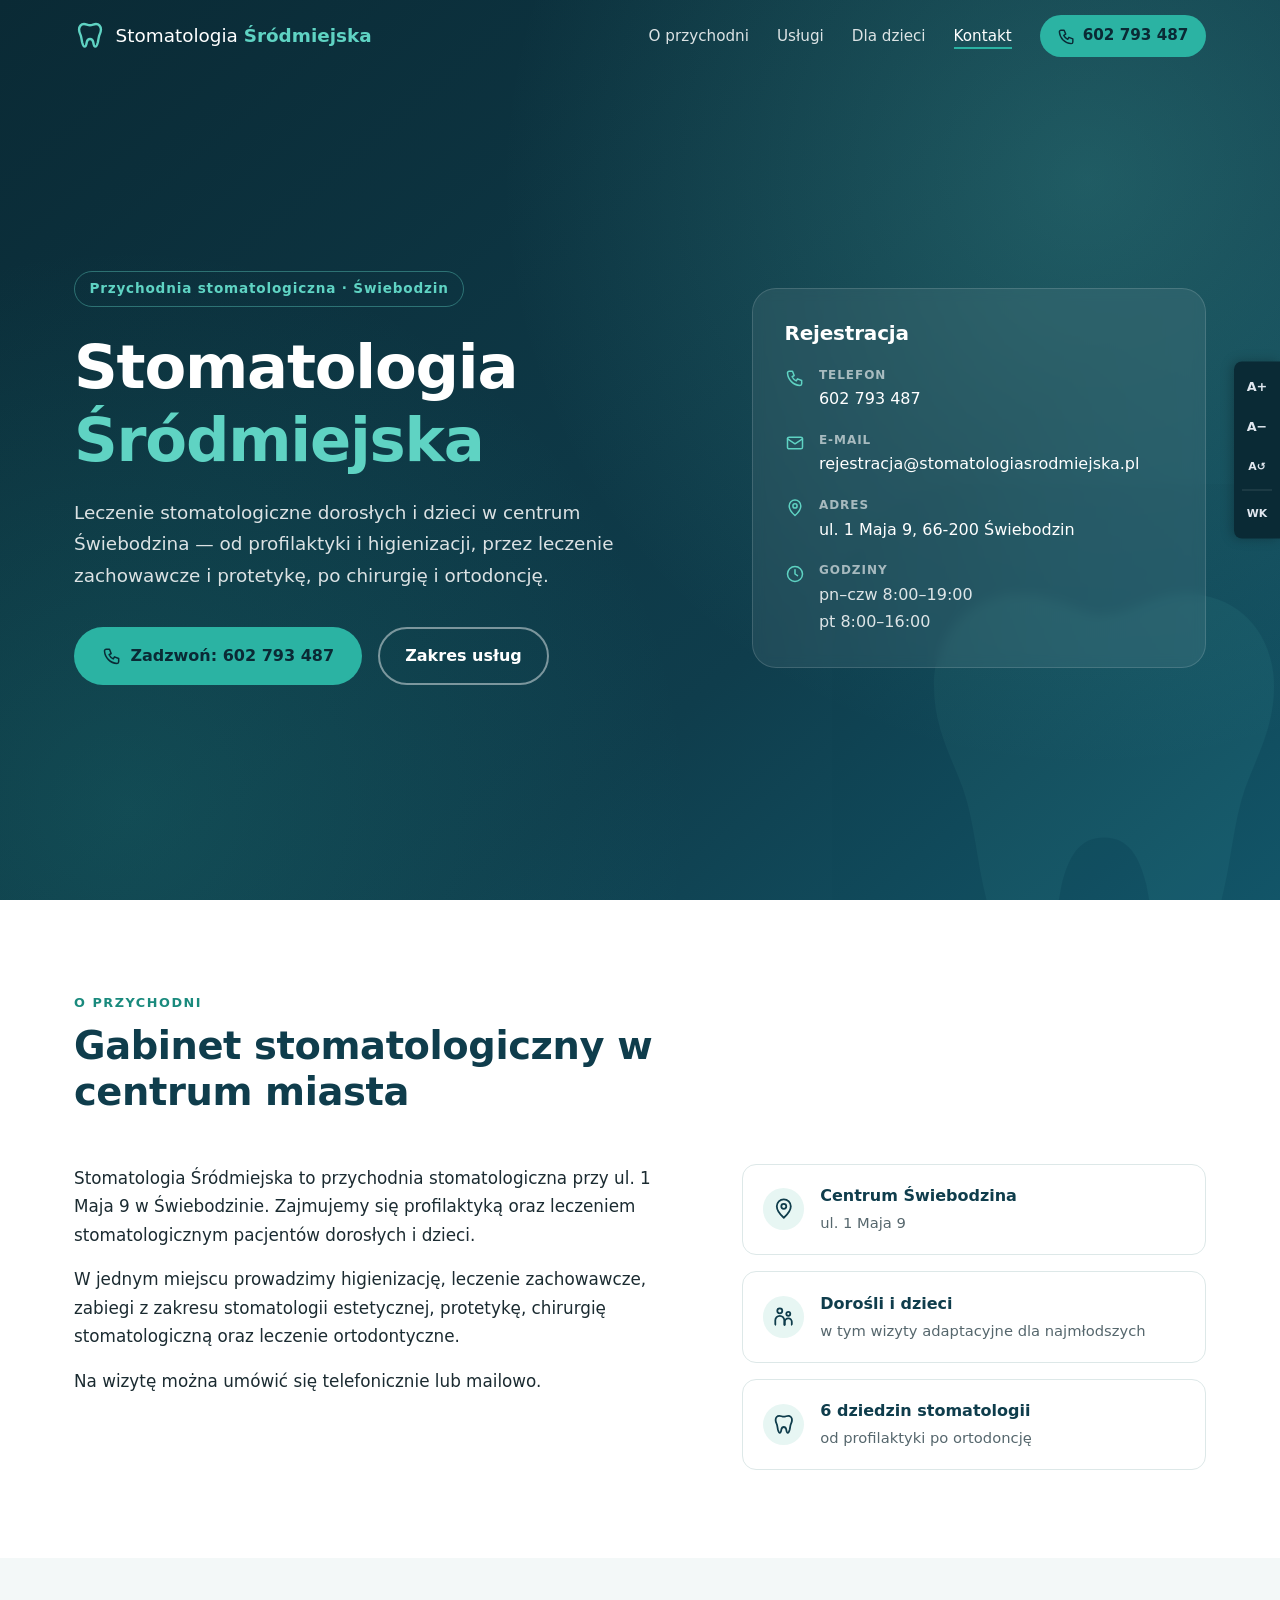
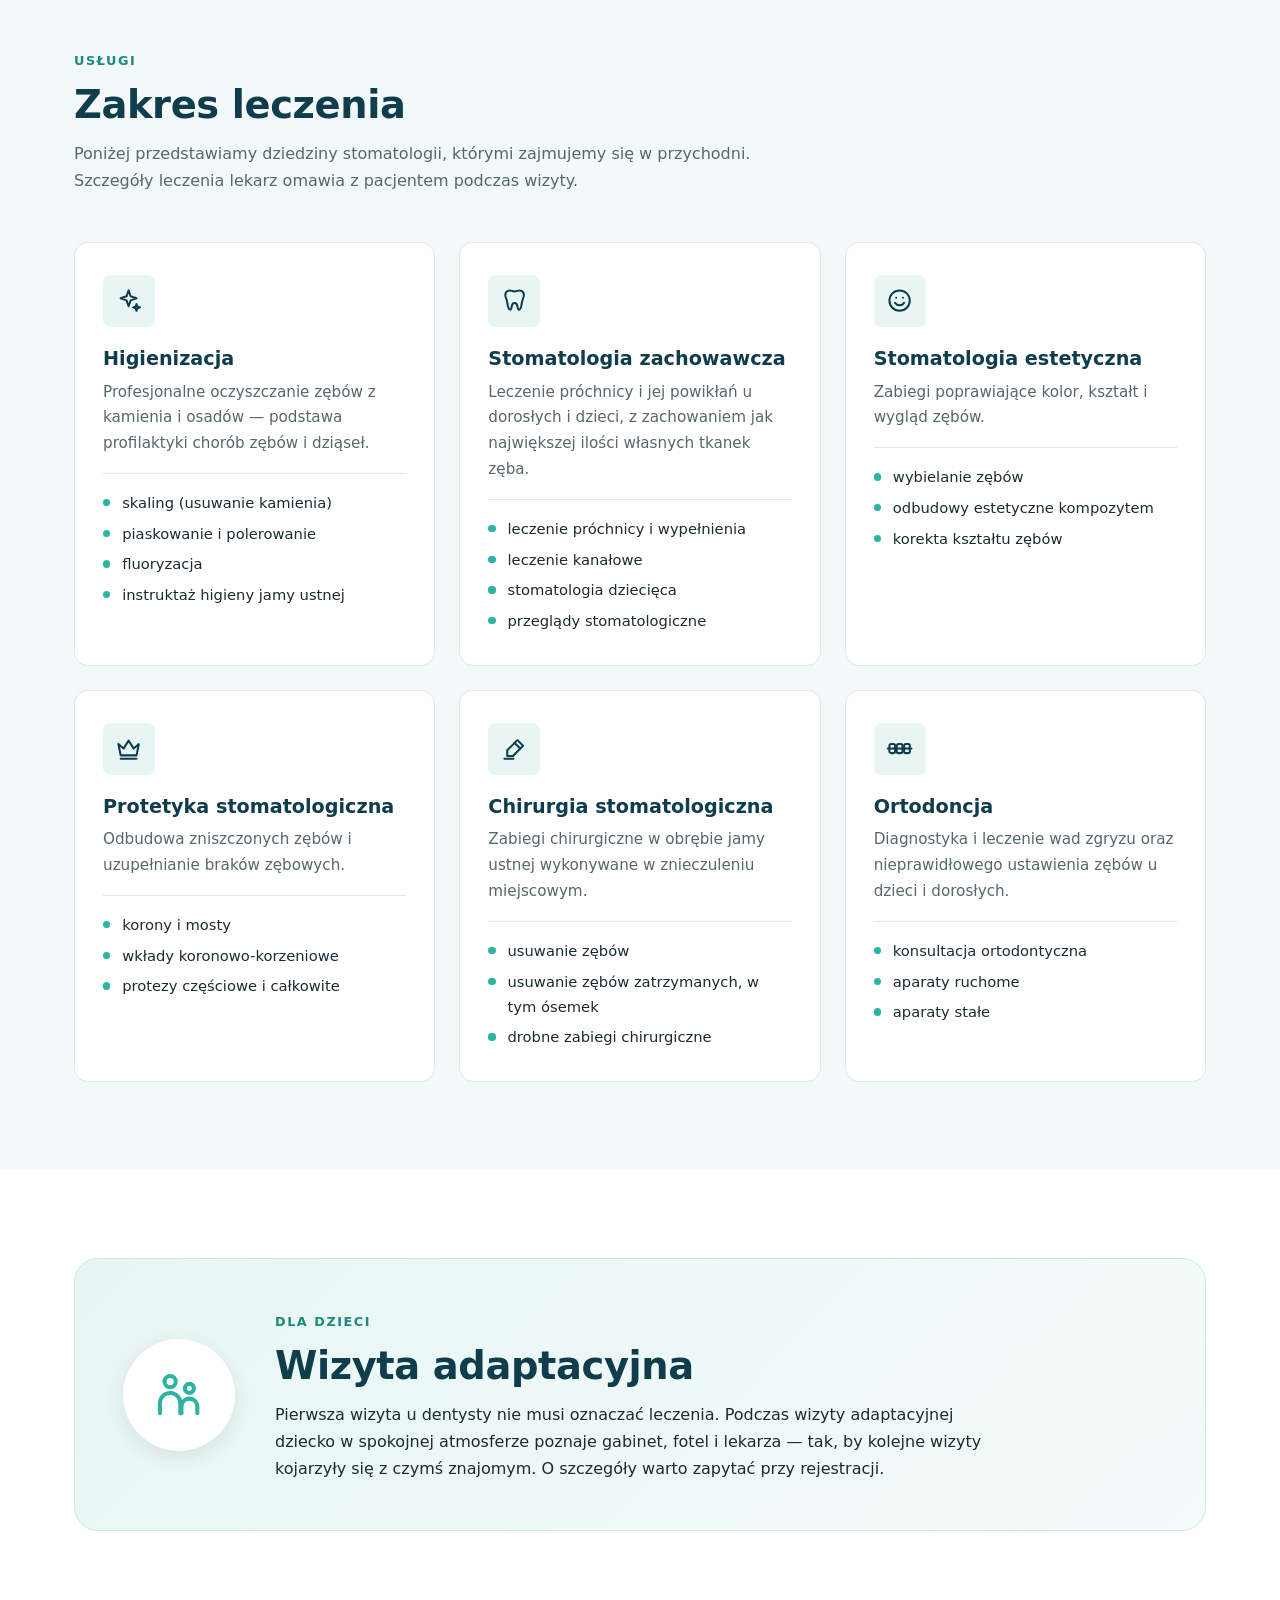
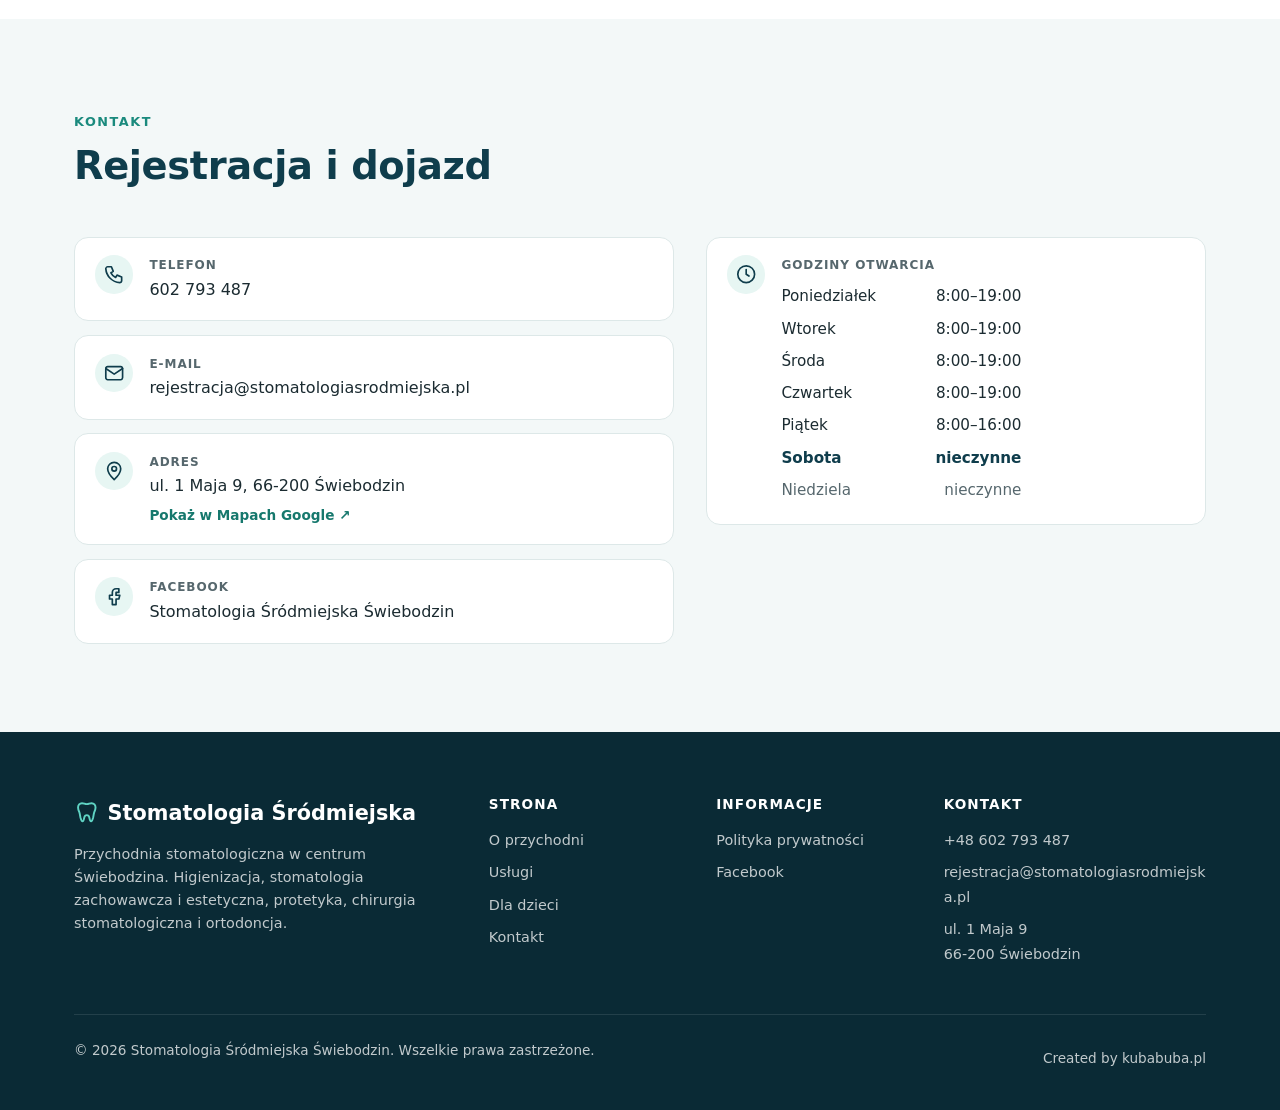
<file: index.html>
<!DOCTYPE html>
<html lang="pl">
<head>
  <meta charset="UTF-8">
  <meta name="viewport" content="width=device-width, initial-scale=1.0">
  <title>Stomatologia Śródmiejska Świebodzin — przychodnia stomatologiczna, ul. 1 Maja 9</title>
  <meta name="description" content="Przychodnia stomatologiczna w centrum Świebodzina: higienizacja, stomatologia zachowawcza i estetyczna, protetyka, chirurgia stomatologiczna, ortodoncja. Rejestracja: 602 793 487.">
  <meta property="og:title" content="Stomatologia Śródmiejska Świebodzin">
  <meta property="og:description" content="Przychodnia stomatologiczna w centrum Świebodzina. Leczenie dorosłych i dzieci. Rejestracja: 602 793 487.">
  <meta property="og:type" content="website">
  <meta property="og:locale" content="pl_PL">
  <meta name="theme-color" content="#0f3d4c">
  <link rel="icon" href="assets/img/favicon.svg" type="image/svg+xml">
  <link rel="stylesheet" href="assets/css/style.css?v=3">

  <script type="application/ld+json">
  {
    "@context": "https://schema.org",
    "@type": "Dentist",
    "name": "Stomatologia Śródmiejska Świebodzin",
    "telephone": "+48602793487",
    "email": "rejestracja@stomatologiasrodmiejska.pl",
    "address": {
      "@type": "PostalAddress",
      "streetAddress": "ul. 1 Maja 9",
      "postalCode": "66-200",
      "addressLocality": "Świebodzin",
      "addressCountry": "PL"
    },
    "areaServed": "Świebodzin",
    "hasMap": "https://www.google.com/maps/place/Stomatologia+%C5%9Ar%C3%B3dmiejska/@52.2505292,15.5293624,508m/data=!3m2!1e3!4b1!4m6!3m5!1s0x47066785bbcb5839:0x686bf42e3caf9aad!8m2!3d52.2505259!4d15.5319373!16s%2Fg%2F11rn0r0nms?hl=pl",
    "geo": { "@type": "GeoCoordinates", "latitude": 52.2505259, "longitude": 15.5319373 },
    "openingHoursSpecification": [
      {
        "@type": "OpeningHoursSpecification",
        "dayOfWeek": ["Monday", "Tuesday", "Wednesday", "Thursday"],
        "opens": "08:00",
        "closes": "19:00"
      },
      {
        "@type": "OpeningHoursSpecification",
        "dayOfWeek": "Friday",
        "opens": "08:00",
        "closes": "16:00"
      }
    ],
    "sameAs": ["https://www.facebook.com/p/Stomatologia-%C5%9Ar%C3%B3dmiejska-%C5%9Awiebodzin-100063484271705/"]
  }
  </script>
  <!-- TODO: po ustaleniu domeny dodać "url" do JSON-LD, og:url, og:image i <link rel="canonical"> -->
</head>
<body data-page="home">

  <a class="skip-link" href="#main">Przejdź do treści</a>

  <!-- Header (injected by components.js) -->
  <div id="header-placeholder"></div>

  <main id="main">

    <!-- ── HERO ──────────────────────────────────────────── -->
    <section id="hero">
      <div class="container hero-inner">
        <div class="hero-text">
          <span class="hero-label">Przychodnia stomatologiczna · Świebodzin</span>
          <h1>Stomatologia <em>Śródmiejska</em></h1>
          <p class="hero-subtitle">Leczenie stomatologiczne dorosłych i dzieci w centrum Świebodzina — od profilaktyki i higienizacji, przez leczenie zachowawcze i protetykę, po chirurgię i ortodoncję.</p>
          <div class="hero-actions">
            <a href="tel:+48602793487" class="btn btn-primary">
              <svg class="icon" aria-hidden="true"><use href="#i-phone"/></svg>
              Zadzwoń: 602 793 487
            </a>
            <a href="#uslugi" class="btn btn-outline">Zakres usług</a>
          </div>
        </div>

        <aside class="hero-card" aria-label="Najważniejsze informacje">
          <h2 class="hero-card-title">Rejestracja</h2>
          <ul class="hero-card-list">
            <li>
              <svg class="icon" aria-hidden="true"><use href="#i-phone"/></svg>
              <span><strong>Telefon</strong><a href="tel:+48602793487">602 793 487</a></span>
            </li>
            <li>
              <svg class="icon" aria-hidden="true"><use href="#i-mail"/></svg>
              <span><strong>E-mail</strong><a href="mailto:rejestracja@stomatologiasrodmiejska.pl">rejestracja@stomatologiasrodmiejska.pl</a></span>
            </li>
            <li>
              <svg class="icon" aria-hidden="true"><use href="#i-pin"/></svg>
              <span><strong>Adres</strong><a href="https://www.google.com/maps/place/Stomatologia+%C5%9Ar%C3%B3dmiejska/@52.2505292,15.5293624,508m/data=!3m2!1e3!4b1!4m6!3m5!1s0x47066785bbcb5839:0x686bf42e3caf9aad!8m2!3d52.2505259!4d15.5319373!16s%2Fg%2F11rn0r0nms?hl=pl" target="_blank" rel="noopener noreferrer">ul. 1 Maja 9, 66-200 Świebodzin</a></span>
            </li>
            <li>
              <svg class="icon" aria-hidden="true"><use href="#i-clock"/></svg>
              <span><strong>Godziny</strong>pn–czw 8:00–19:00<br>pt 8:00–16:00</span>
            </li>
          </ul>
        </aside>
      </div>
    </section>

    <!-- ── O PRZYCHODNI ──────────────────────────────────── -->
    <section id="o-przychodni" class="section">
      <div class="container">
        <div class="section-head">
          <span class="section-label">O przychodni</span>
          <h2>Gabinet stomatologiczny w centrum miasta</h2>
        </div>
        <div class="about-grid">
          <div class="about-text reveal">
            <p>Stomatologia Śródmiejska to przychodnia stomatologiczna przy ul. 1 Maja 9 w Świebodzinie. Zajmujemy się profilaktyką oraz leczeniem stomatologicznym pacjentów dorosłych i dzieci.</p>
            <p>W jednym miejscu prowadzimy higienizację, leczenie zachowawcze, zabiegi z zakresu stomatologii estetycznej, protetykę, chirurgię stomatologiczną oraz leczenie ortodontyczne.</p>
            <p>Na wizytę można umówić się telefonicznie lub mailowo.</p>
          </div>
          <ul class="facts" role="list">
            <li class="fact reveal">
              <svg class="icon" aria-hidden="true"><use href="#i-pin"/></svg>
              <div><strong>Centrum Świebodzina</strong><span>ul. 1 Maja 9</span></div>
            </li>
            <li class="fact reveal">
              <svg class="icon" aria-hidden="true"><use href="#i-family"/></svg>
              <div><strong>Dorośli i dzieci</strong><span>w tym wizyty adaptacyjne dla najmłodszych</span></div>
            </li>
            <li class="fact reveal">
              <svg class="icon" aria-hidden="true"><use href="#i-tooth"/></svg>
              <div><strong>6 dziedzin stomatologii</strong><span>od profilaktyki po ortodoncję</span></div>
            </li>
          </ul>
        </div>
      </div>
    </section>

    <!-- ── USŁUGI ─────────────────────────────────────────── -->
    <!-- TODO: klient ma potwierdzić listy zabiegów w poszczególnych kartach -->
    <section id="uslugi" class="section alt">
      <div class="container">
        <div class="section-head">
          <span class="section-label">Usługi</span>
          <h2>Zakres leczenia</h2>
          <p>Poniżej przedstawiamy dziedziny stomatologii, którymi zajmujemy się w przychodni. Szczegóły leczenia lekarz omawia z pacjentem podczas wizyty.</p>
        </div>

        <div class="services-grid">
          <article class="service-card reveal">
            <div class="service-icon"><svg class="icon" aria-hidden="true"><use href="#i-sparkle"/></svg></div>
            <h3>Higienizacja</h3>
            <p>Profesjonalne oczyszczanie zębów z kamienia i osadów — podstawa profilaktyki chorób zębów i dziąseł.</p>
            <ul>
              <li>skaling (usuwanie kamienia)</li>
              <li>piaskowanie i polerowanie</li>
              <li>fluoryzacja</li>
              <li>instruktaż higieny jamy ustnej</li>
            </ul>
          </article>

          <article class="service-card reveal">
            <div class="service-icon"><svg class="icon" aria-hidden="true"><use href="#i-tooth"/></svg></div>
            <h3>Stomatologia zachowawcza</h3>
            <p>Leczenie próchnicy i jej powikłań u dorosłych i dzieci, z zachowaniem jak największej ilości własnych tkanek zęba.</p>
            <ul>
              <li>leczenie próchnicy i wypełnienia</li>
              <li>leczenie kanałowe</li>
              <li>stomatologia dziecięca</li>
              <li>przeglądy stomatologiczne</li>
            </ul>
          </article>

          <article class="service-card reveal">
            <div class="service-icon"><svg class="icon" aria-hidden="true"><use href="#i-smile"/></svg></div>
            <h3>Stomatologia estetyczna</h3>
            <p>Zabiegi poprawiające kolor, kształt i wygląd zębów.</p>
            <ul>
              <li>wybielanie zębów</li>
              <li>odbudowy estetyczne kompozytem</li>
              <li>korekta kształtu zębów</li>
            </ul>
          </article>

          <article class="service-card reveal">
            <div class="service-icon"><svg class="icon" aria-hidden="true"><use href="#i-crown"/></svg></div>
            <h3>Protetyka stomatologiczna</h3>
            <p>Odbudowa zniszczonych zębów i uzupełnianie braków zębowych.</p>
            <ul>
              <li>korony i mosty</li>
              <li>wkłady koronowo-korzeniowe</li>
              <li>protezy częściowe i całkowite</li>
            </ul>
          </article>

          <article class="service-card reveal">
            <div class="service-icon"><svg class="icon" aria-hidden="true"><use href="#i-surgery"/></svg></div>
            <h3>Chirurgia stomatologiczna</h3>
            <p>Zabiegi chirurgiczne w obrębie jamy ustnej wykonywane w znieczuleniu miejscowym.</p>
            <ul>
              <li>usuwanie zębów</li>
              <li>usuwanie zębów zatrzymanych, w tym ósemek</li>
              <li>drobne zabiegi chirurgiczne</li>
            </ul>
          </article>

          <article class="service-card reveal">
            <div class="service-icon"><svg class="icon" aria-hidden="true"><use href="#i-braces"/></svg></div>
            <h3>Ortodoncja</h3>
            <p>Diagnostyka i leczenie wad zgryzu oraz nieprawidłowego ustawienia zębów u dzieci i dorosłych.</p>
            <ul>
              <li>konsultacja ortodontyczna</li>
              <li>aparaty ruchome</li>
              <li>aparaty stałe</li>
            </ul>
          </article>
        </div>
      </div>
    </section>

    <!-- ── DZIECI ────────────────────────────────────────── -->
    <section id="dzieci" class="section">
      <div class="container">
        <div class="kids-band reveal">
          <div class="kids-icon"><svg class="icon" aria-hidden="true"><use href="#i-family"/></svg></div>
          <div>
            <span class="section-label">Dla dzieci</span>
            <h2>Wizyta adaptacyjna</h2>
            <p>Pierwsza wizyta u dentysty nie musi oznaczać leczenia. Podczas wizyty adaptacyjnej dziecko w spokojnej atmosferze poznaje gabinet, fotel i lekarza — tak, by kolejne wizyty kojarzyły się z czymś znajomym. O szczegóły warto zapytać przy rejestracji.</p>
          </div>
        </div>
      </div>
    </section>

    <!-- ── KONTAKT ───────────────────────────────────────── -->
    <section id="kontakt" class="section alt">
      <div class="container">
        <div class="section-head">
          <span class="section-label">Kontakt</span>
          <h2>Rejestracja i dojazd</h2>
        </div>

        <div class="contact-grid">
          <div class="contact-info">
            <a class="contact-item" href="tel:+48602793487">
              <svg class="icon" aria-hidden="true"><use href="#i-phone"/></svg>
              <span><strong>Telefon</strong>602 793 487</span>
            </a>
            <a class="contact-item" href="mailto:rejestracja@stomatologiasrodmiejska.pl">
              <svg class="icon" aria-hidden="true"><use href="#i-mail"/></svg>
              <span><strong>E-mail</strong>rejestracja@stomatologiasrodmiejska.pl</span>
            </a>
            <a class="contact-item" href="https://www.google.com/maps/place/Stomatologia+%C5%9Ar%C3%B3dmiejska/@52.2505292,15.5293624,508m/data=!3m2!1e3!4b1!4m6!3m5!1s0x47066785bbcb5839:0x686bf42e3caf9aad!8m2!3d52.2505259!4d15.5319373!16s%2Fg%2F11rn0r0nms?hl=pl" target="_blank" rel="noopener noreferrer">
              <svg class="icon" aria-hidden="true"><use href="#i-pin"/></svg>
              <span>
                <strong>Adres</strong>ul. 1 Maja 9, 66-200 Świebodzin
                <span class="contact-hint">Pokaż w Mapach Google ↗</span>
              </span>
            </a>
            <a class="contact-item" href="https://www.facebook.com/p/Stomatologia-%C5%9Ar%C3%B3dmiejska-%C5%9Awiebodzin-100063484271705/" target="_blank" rel="noopener noreferrer">
              <svg class="icon" aria-hidden="true"><use href="#i-facebook"/></svg>
              <span><strong>Facebook</strong>Stomatologia Śródmiejska Świebodzin</span>
            </a>
          </div>

          <div class="contact-item hours-card">
            <svg class="icon" aria-hidden="true"><use href="#i-clock"/></svg>
            <span>
              <strong>Godziny otwarcia</strong>
              <table class="hours">
                <tbody>
                  <tr><th scope="row">Poniedziałek</th><td>8:00–19:00</td></tr>
                  <tr><th scope="row">Wtorek</th><td>8:00–19:00</td></tr>
                  <tr><th scope="row">Środa</th><td>8:00–19:00</td></tr>
                  <tr><th scope="row">Czwartek</th><td>8:00–19:00</td></tr>
                  <tr><th scope="row">Piątek</th><td>8:00–16:00</td></tr>
                  <tr class="closed"><th scope="row">Sobota</th><td>nieczynne</td></tr>
                  <tr class="closed"><th scope="row">Niedziela</th><td>nieczynne</td></tr>
                </tbody>
              </table>
            </span>
          </div>
        </div>
      </div>
    </section>

  </main>

  <!-- Footer (injected by components.js) -->
  <div id="footer-placeholder"></div>

  <script src="assets/js/components.js"></script>
  <script src="assets/js/main.js"></script>
</body>
</html>
</file>
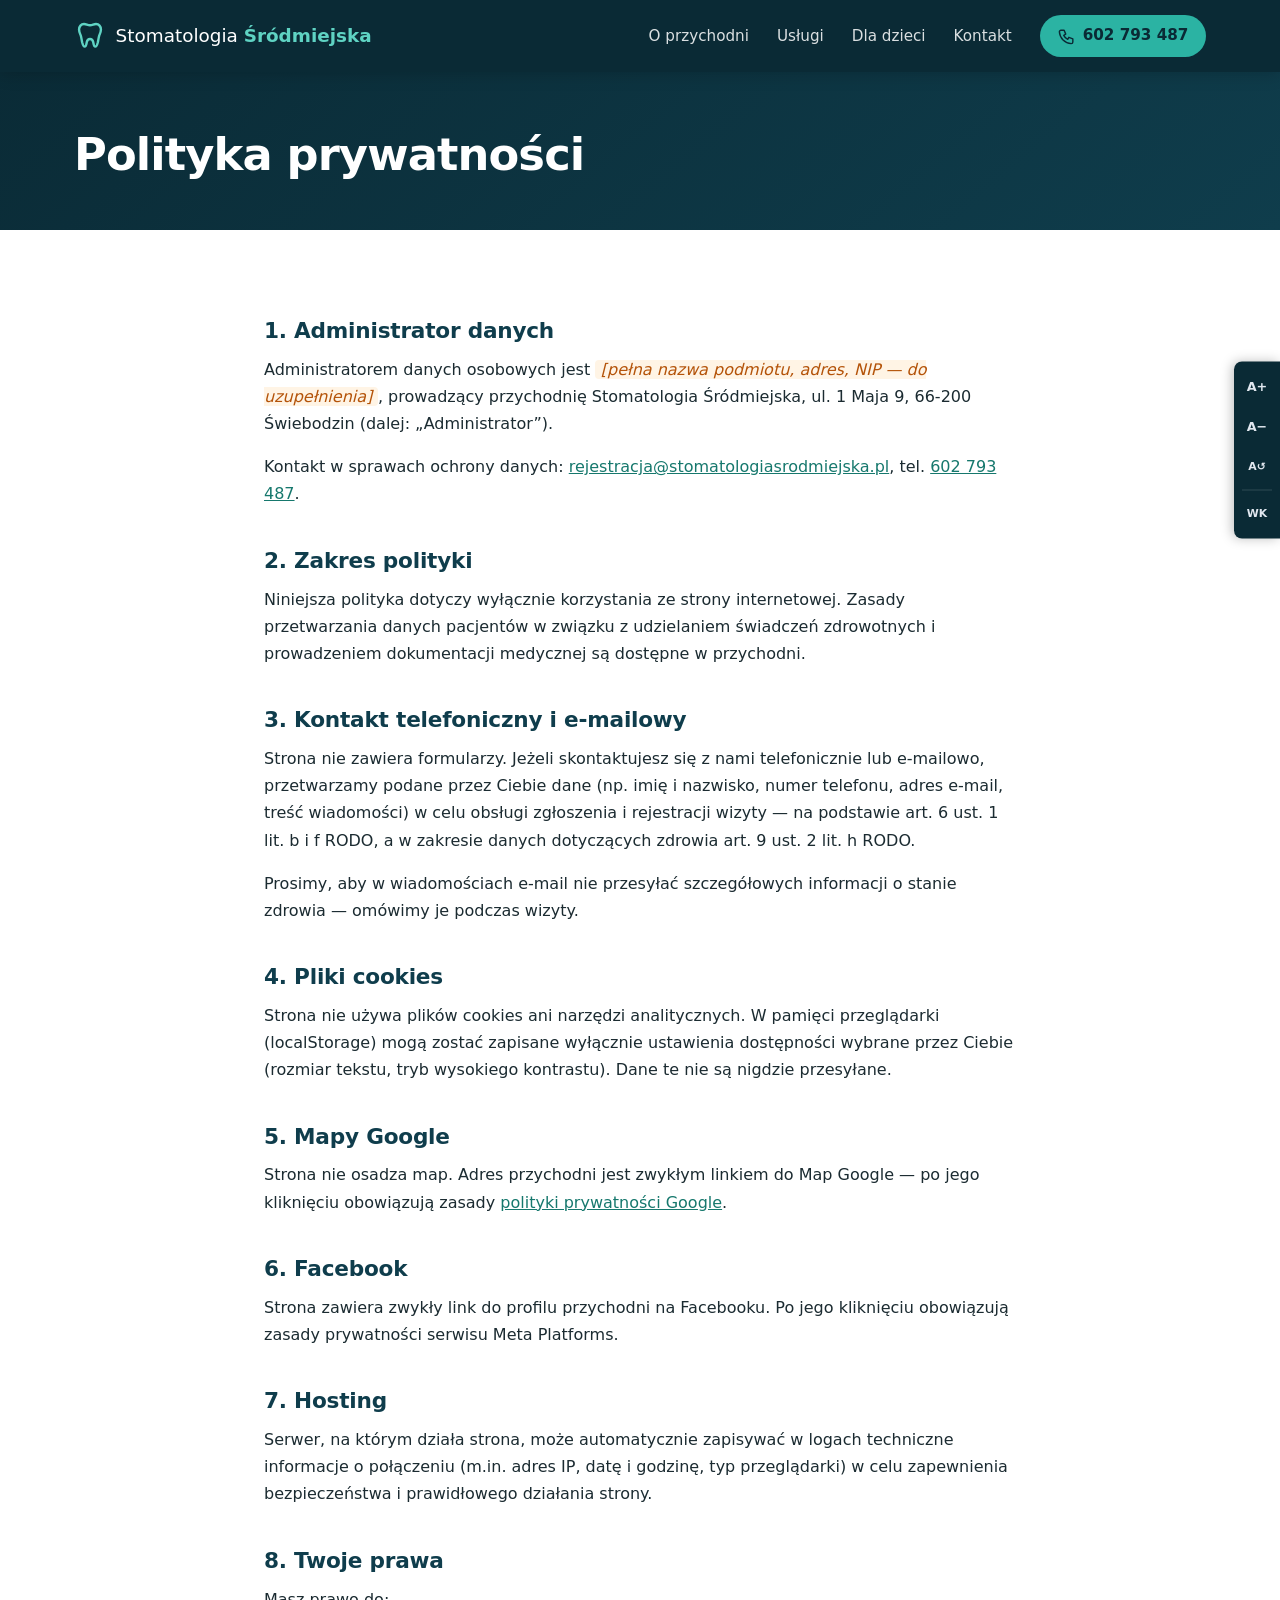
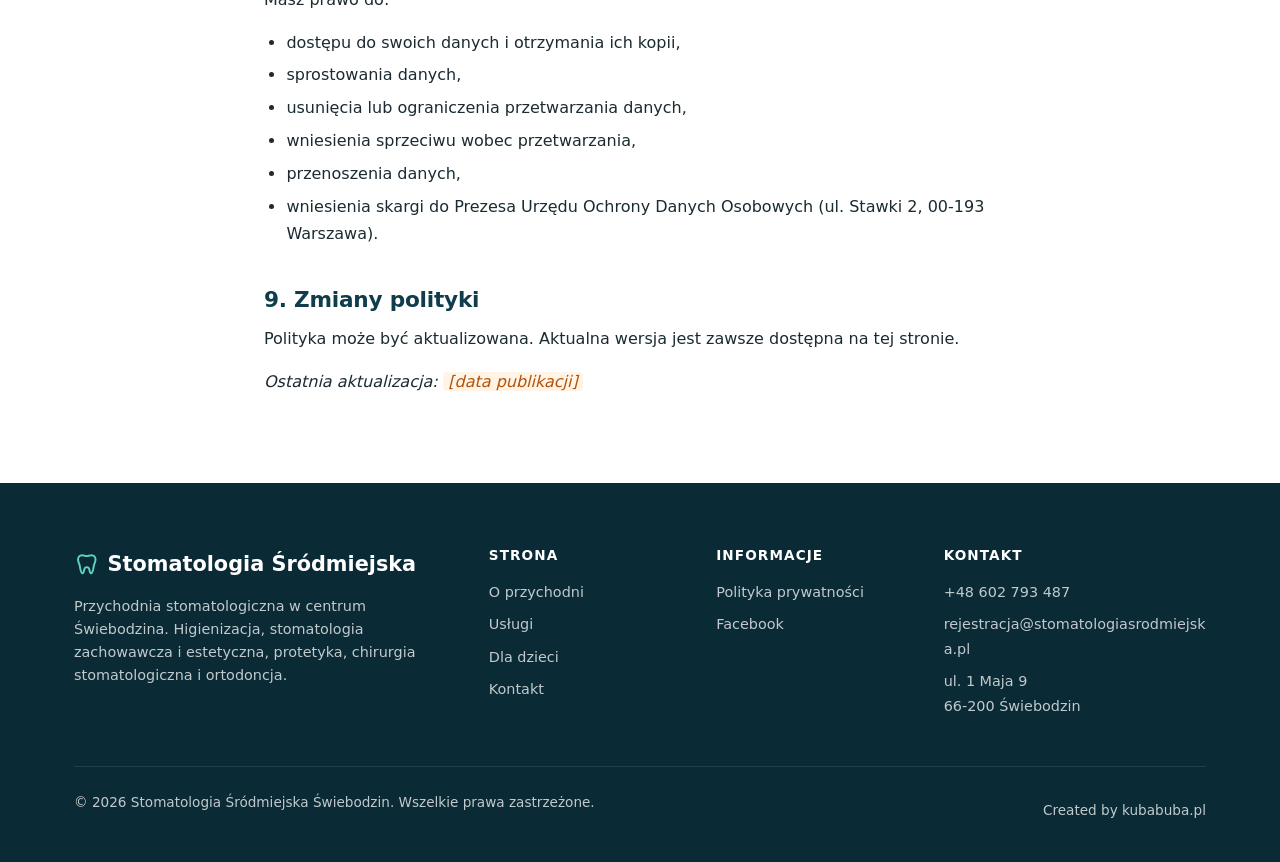
<file: polityka-prywatnosci.html>
<!DOCTYPE html>
<html lang="pl">
<head>
  <meta charset="UTF-8">
  <meta name="viewport" content="width=device-width, initial-scale=1.0">
  <title>Polityka prywatności — Stomatologia Śródmiejska Świebodzin</title>
  <meta name="description" content="Polityka prywatności strony internetowej Stomatologii Śródmiejskiej w Świebodzinie.">
  <meta name="robots" content="noindex, follow">
  <meta name="theme-color" content="#0f3d4c">
  <link rel="icon" href="assets/img/favicon.svg" type="image/svg+xml">
  <link rel="stylesheet" href="assets/css/style.css?v=3">
</head>
<body data-page="privacy">

  <a class="skip-link" href="#main">Przejdź do treści</a>

  <!-- Header (injected by components.js) -->
  <div id="header-placeholder"></div>

  <main id="main">
    <section class="page-hero">
      <div class="container">
        <h1>Polityka prywatności</h1>
      </div>
    </section>

    <section class="section">
      <div class="container legal">
        <!-- TODO: dane administratora od klienta (pełna nazwa, adres, NIP, ewentualnie IOD) -->
        <h2>1. Administrator danych</h2>
        <p>Administratorem danych osobowych jest <span class="todo">[pełna nazwa podmiotu, adres, NIP — do uzupełnienia]</span>, prowadzący przychodnię Stomatologia Śródmiejska, ul. 1 Maja 9, 66-200 Świebodzin (dalej: „Administrator”).</p>
        <p>Kontakt w sprawach ochrony danych: <a href="mailto:rejestracja@stomatologiasrodmiejska.pl">rejestracja@stomatologiasrodmiejska.pl</a>, tel. <a href="tel:+48602793487">602 793 487</a>.</p>

        <h2>2. Zakres polityki</h2>
        <p>Niniejsza polityka dotyczy wyłącznie korzystania ze strony internetowej. Zasady przetwarzania danych pacjentów w związku z udzielaniem świadczeń zdrowotnych i prowadzeniem dokumentacji medycznej są dostępne w przychodni.</p>

        <h2>3. Kontakt telefoniczny i e-mailowy</h2>
        <p>Strona nie zawiera formularzy. Jeżeli skontaktujesz się z nami telefonicznie lub e-mailowo, przetwarzamy podane przez Ciebie dane (np. imię i nazwisko, numer telefonu, adres e-mail, treść wiadomości) w celu obsługi zgłoszenia i rejestracji wizyty — na podstawie art. 6 ust. 1 lit. b i f RODO, a w zakresie danych dotyczących zdrowia art. 9 ust. 2 lit. h RODO.</p>
        <p>Prosimy, aby w wiadomościach e-mail nie przesyłać szczegółowych informacji o stanie zdrowia — omówimy je podczas wizyty.</p>

        <h2>4. Pliki cookies</h2>
        <p>Strona nie używa plików cookies ani narzędzi analitycznych. W pamięci przeglądarki (localStorage) mogą zostać zapisane wyłącznie ustawienia dostępności wybrane przez Ciebie (rozmiar tekstu, tryb wysokiego kontrastu). Dane te nie są nigdzie przesyłane.</p>

        <h2>5. Mapy Google</h2>
        <p>Strona nie osadza map. Adres przychodni jest zwykłym linkiem do Map Google — po jego kliknięciu obowiązują zasady <a href="https://policies.google.com/privacy?hl=pl" target="_blank" rel="noopener noreferrer">polityki prywatności Google</a>.</p>

        <h2>6. Facebook</h2>
        <p>Strona zawiera zwykły link do profilu przychodni na Facebooku. Po jego kliknięciu obowiązują zasady prywatności serwisu Meta Platforms.</p>

        <h2>7. Hosting</h2>
        <p>Serwer, na którym działa strona, może automatycznie zapisywać w logach techniczne informacje o połączeniu (m.in. adres IP, datę i godzinę, typ przeglądarki) w celu zapewnienia bezpieczeństwa i prawidłowego działania strony.</p>
        <!-- TODO: po ustaleniu hostingu PROD dopisać dostawcę (np. home.pl / GitHub) -->

        <h2>8. Twoje prawa</h2>
        <p>Masz prawo do:</p>
        <ul>
          <li>dostępu do swoich danych i otrzymania ich kopii,</li>
          <li>sprostowania danych,</li>
          <li>usunięcia lub ograniczenia przetwarzania danych,</li>
          <li>wniesienia sprzeciwu wobec przetwarzania,</li>
          <li>przenoszenia danych,</li>
          <li>wniesienia skargi do Prezesa Urzędu Ochrony Danych Osobowych (ul. Stawki 2, 00-193 Warszawa).</li>
        </ul>

        <h2>9. Zmiany polityki</h2>
        <p>Polityka może być aktualizowana. Aktualna wersja jest zawsze dostępna na tej stronie.</p>
        <p><em>Ostatnia aktualizacja: <span class="todo">[data publikacji]</span></em></p>
      </div>
    </section>
  </main>

  <!-- Footer (injected by components.js) -->
  <div id="footer-placeholder"></div>

  <script src="assets/js/components.js"></script>
  <script src="assets/js/main.js"></script>
</body>
</html>
</file>
<file: assets/css/style.css>
/* ============================================================
   STOMATOLOGIA ŚRÓDMIEJSKA — Main Stylesheet
   ============================================================ */

/* ── Custom Properties ───────────────────────────────────── */
:root {
  /* Brand colours (robocze — do potwierdzenia z identyfikacją klienta) */
  --color-primary:      #0f3d4c;
  --color-primary-dark: #0a2a35;
  --color-accent:       #2bb3a3;
  --color-accent-light: #5fd3c3;
  --color-accent-soft:  #e7f6f3;
  --color-text:         #1b2b31;
  --color-text-light:   #56676d;
  --color-bg:           #ffffff;
  --color-bg-alt:       #f3f8f8;
  --color-border:       #dde8e8;
  --color-white:        #ffffff;
  --color-todo:         #b45309;

  /* Typography */
  --font-heading: 'Segoe UI', system-ui, -apple-system, 'Helvetica Neue', Arial, sans-serif;
  --font-body:    'Segoe UI', system-ui, -apple-system, 'Helvetica Neue', Arial, sans-serif;
  --line-height:  1.7;

  /* Spacing */
  --section-pad: 5.5rem 0;
  --container-max: 1180px;
  --nav-height: 72px;

  /* Shadows */
  --shadow-sm: 0 1px 3px rgba(15,61,76,.08);
  --shadow-md: 0 6px 20px rgba(15,61,76,.10);
  --shadow-lg: 0 16px 40px rgba(15,61,76,.14);

  /* Radius */
  --radius-sm: 8px;
  --radius-md: 14px;
  --radius-lg: 24px;

  --transition: 0.25s ease;
}

/* ── Reset ───────────────────────────────────────────────── */
*, *::before, *::after { box-sizing: border-box; margin: 0; padding: 0; }

html {
  scroll-behavior: smooth;
  scroll-padding-top: calc(var(--nav-height) + 1rem);
  font-size: 16px;
}

body {
  font-family: var(--font-body);
  line-height: var(--line-height);
  color: var(--color-text);
  background: var(--color-bg);
  overflow-x: hidden;
}

img { max-width: 100%; height: auto; display: block; }
a { color: inherit; text-decoration: none; }
ul, ol { list-style: none; }
button { cursor: pointer; border: none; background: none; font: inherit; color: inherit; }

:focus-visible {
  outline: 3px solid var(--color-accent);
  outline-offset: 3px;
  border-radius: 4px;
}

.skip-link {
  position: absolute;
  left: 1rem;
  top: -100px;
  z-index: 10000;
  background: var(--color-primary);
  color: var(--color-white);
  padding: .6rem 1rem;
  border-radius: var(--radius-sm);
}
.skip-link:focus { top: 1rem; }

/* ── Icons ───────────────────────────────────────────────── */
.icon {
  width: 1.25em;
  height: 1.25em;
  flex-shrink: 0;
  fill: none;
  stroke: currentColor;
  stroke-width: 1.8;
  stroke-linecap: round;
  stroke-linejoin: round;
}
.icon-lg { width: 2.5rem; height: 2.5rem; }

/* ── Typography ──────────────────────────────────────────── */
h1, h2, h3, h4 {
  font-family: var(--font-heading);
  line-height: 1.2;
  color: var(--color-primary);
  font-weight: 700;
}
h1 { font-size: clamp(2.3rem, 6vw, 3.8rem); letter-spacing: -.02em; }
h2 { font-size: clamp(1.7rem, 3.5vw, 2.4rem); letter-spacing: -.01em; }
h3 { font-size: 1.2rem; }
h4 { font-size: 1rem; }

p { margin-bottom: 1rem; }
p:last-child { margin-bottom: 0; }

.todo {
  color: var(--color-todo);
  font-style: italic;
  background: #fff4e5;
  padding: 0 .35em;
  border-radius: 4px;
}

/* ── Layout ──────────────────────────────────────────────── */
.container {
  width: 100%;
  max-width: var(--container-max);
  margin: 0 auto;
  padding: 0 1.5rem;
}

.section { padding: var(--section-pad); }
.section.alt { background: var(--color-bg-alt); }

.section-head {
  max-width: 680px;
  margin-bottom: 3rem;
}
.section-head h2 { margin-bottom: .75rem; }
.section-head p { color: var(--color-text-light); }

.section-label {
  display: inline-block;
  font-size: .8rem;
  font-weight: 700;
  letter-spacing: .12em;
  text-transform: uppercase;
  color: #1a8a7d;
  margin-bottom: .6rem;
}

/* ── Buttons ─────────────────────────────────────────────── */
.btn {
  display: inline-flex;
  align-items: center;
  gap: .55rem;
  padding: .85rem 1.6rem;
  border-radius: 999px;
  font-weight: 600;
  font-size: 1rem;
  border: 2px solid transparent;
  transition: background var(--transition), color var(--transition), border-color var(--transition), transform var(--transition);
}
.btn:hover { transform: translateY(-1px); }
.btn-primary {
  background: var(--color-accent);
  color: var(--color-primary-dark);
}
.btn-primary:hover { background: var(--color-accent-light); }
.btn-outline {
  border-color: rgba(255,255,255,.45);
  color: var(--color-white);
}
.btn-outline:hover { border-color: var(--color-white); background: rgba(255,255,255,.08); }
.btn-outline-dark {
  border-color: var(--color-primary);
  color: var(--color-primary);
}
.btn-outline-dark:hover { background: var(--color-primary); color: var(--color-white); }

/* ── Navbar ──────────────────────────────────────────────── */
#navbar {
  position: fixed;
  inset: 0 0 auto 0;
  z-index: 1000;
  height: var(--nav-height);
  display: flex;
  align-items: center;
  background: transparent;
  transition: background var(--transition), box-shadow var(--transition);
}
#navbar.scrolled,
body:not([data-page="home"]) #navbar {
  background: var(--color-primary-dark);
  box-shadow: 0 2px 16px rgba(0,0,0,.18);
}
.nav-inner {
  display: flex;
  align-items: center;
  justify-content: space-between;
  gap: 1.5rem;
}
.nav-logo {
  display: flex;
  align-items: center;
  gap: .6rem;
  color: var(--color-white);
  font-size: 1.15rem;
  line-height: 1.1;
}
.nav-logo strong { color: var(--color-accent-light); }
.nav-logo-icon {
  width: 2rem;
  height: 2rem;
  stroke: var(--color-accent-light);
}
.nav-links {
  display: flex;
  align-items: center;
  gap: 1.75rem;
}
.nav-links a {
  color: rgba(255,255,255,.85);
  font-size: .95rem;
  font-weight: 500;
  position: relative;
  transition: color var(--transition);
}
.nav-links a:hover,
.nav-links a.active { color: var(--color-white); }
.nav-links a:not(.nav-cta)::after {
  content: '';
  position: absolute;
  left: 0; right: 0; bottom: -4px;
  height: 2px;
  background: var(--color-accent);
  transform: scaleX(0);
  transition: transform var(--transition);
}
.nav-links a.active::after,
.nav-links a:hover::after { transform: scaleX(1); }
.nav-cta {
  display: inline-flex;
  align-items: center;
  gap: .4rem;
  background: var(--color-accent);
  color: var(--color-primary-dark) !important;
  padding: .5rem 1.1rem;
  border-radius: 999px;
  font-weight: 700 !important;
}
.nav-cta:hover { background: var(--color-accent-light); }

.hamburger {
  display: none;
  flex-direction: column;
  gap: 5px;
  padding: .5rem;
}
.hamburger span {
  width: 24px;
  height: 2px;
  background: var(--color-white);
  border-radius: 2px;
  transition: transform var(--transition), opacity var(--transition);
}
.hamburger.open span:nth-child(1) { transform: translateY(7px) rotate(45deg); }
.hamburger.open span:nth-child(2) { opacity: 0; }
.hamburger.open span:nth-child(3) { transform: translateY(-7px) rotate(-45deg); }

/* ── Hero ────────────────────────────────────────────────── */
#hero {
  position: relative;
  min-height: 100vh;
  min-height: 100svh;
  display: flex;
  align-items: center;
  padding: calc(var(--nav-height) + 3rem) 0 4rem;
  background:
    radial-gradient(circle at 85% 20%, rgba(95,211,195,.22), transparent 45%),
    radial-gradient(circle at 10% 90%, rgba(43,179,163,.16), transparent 40%),
    linear-gradient(140deg, var(--color-primary-dark) 0%, var(--color-primary) 65%, #13576a 100%);
  color: rgba(255,255,255,.85);
  overflow: hidden;
}
#hero::after {
  /* dekoracyjny ząb w tle */
  content: '';
  position: absolute;
  right: -6rem;
  bottom: -8rem;
  width: 34rem;
  height: 34rem;
  opacity: .05;
  background: url('../img/favicon.svg') center / contain no-repeat;
  pointer-events: none;
}
.hero-inner {
  position: relative;
  z-index: 1;
  display: grid;
  grid-template-columns: 1.35fr 1fr;
  gap: 4rem;
  align-items: center;
}
.hero-label {
  display: inline-block;
  font-size: .85rem;
  font-weight: 600;
  letter-spacing: .06em;
  color: var(--color-accent-light);
  border: 1px solid rgba(95,211,195,.4);
  padding: .35rem .9rem;
  border-radius: 999px;
  margin-bottom: 1.5rem;
}
#hero h1 { color: var(--color-white); margin-bottom: 1.25rem; }
#hero h1 em { font-style: normal; color: var(--color-accent-light); }
.hero-subtitle {
  font-size: 1.15rem;
  max-width: 36rem;
  margin-bottom: 2.25rem;
}
.hero-actions { display: flex; flex-wrap: wrap; gap: 1rem; }

.hero-card {
  background: rgba(255,255,255,.07);
  border: 1px solid rgba(255,255,255,.14);
  border-radius: var(--radius-lg);
  padding: 2rem;
  backdrop-filter: blur(6px);
}
.hero-card-title {
  color: var(--color-white);
  font-size: 1.25rem;
  margin-bottom: 1.25rem;
}
.hero-card-list { display: flex; flex-direction: column; gap: 1.1rem; }
.hero-card-list li {
  display: flex;
  gap: .9rem;
  align-items: flex-start;
}
.hero-card-list .icon {
  margin-top: .2rem;
  color: var(--color-accent-light);
}
.hero-card-list li > span { display: flex; flex-direction: column; min-width: 0; }
.hero-card-list strong {
  font-size: .75rem;
  letter-spacing: .08em;
  text-transform: uppercase;
  color: rgba(255,255,255,.6);
  font-weight: 600;
}
.hero-card-list a { color: var(--color-white); overflow-wrap: anywhere; }
.hero-card-list a:hover { color: var(--color-accent-light); }
#hero .todo { background: rgba(255,244,229,.12); color: #fcd9a8; }

/* ── About ───────────────────────────────────────────────── */
.about-grid {
  display: grid;
  grid-template-columns: 1.3fr 1fr;
  gap: 4rem;
  align-items: start;
}
.about-text p { font-size: 1.05rem; }
.facts { display: flex; flex-direction: column; gap: 1rem; }
.fact {
  display: flex;
  gap: 1rem;
  align-items: center;
  padding: 1.1rem 1.25rem;
  border: 1px solid var(--color-border);
  border-radius: var(--radius-md);
  background: var(--color-white);
}
.fact .icon {
  width: 2.6rem;
  height: 2.6rem;
  padding: .55rem;
  border-radius: 50%;
  background: var(--color-accent-soft);
  color: var(--color-primary);
}
.fact strong { display: block; color: var(--color-primary); }
.fact span { font-size: .92rem; color: var(--color-text-light); }

/* ── Services ────────────────────────────────────────────── */
.services-grid {
  display: grid;
  grid-template-columns: repeat(3, 1fr);
  gap: 1.5rem;
}
.service-card {
  background: var(--color-white);
  border: 1px solid var(--color-border);
  border-radius: var(--radius-md);
  padding: 2rem 1.75rem;
  transition: box-shadow var(--transition), transform var(--transition), border-color var(--transition);
}
.service-card:hover {
  box-shadow: var(--shadow-lg);
  border-color: transparent;
  transform: translateY(-3px);
}
.service-icon {
  width: 3.25rem;
  height: 3.25rem;
  display: grid;
  place-items: center;
  border-radius: var(--radius-sm);
  background: var(--color-accent-soft);
  color: var(--color-primary);
  margin-bottom: 1.25rem;
}
.service-icon .icon { width: 1.7rem; height: 1.7rem; }
.service-card h3 { margin-bottom: .6rem; }
.service-card p { color: var(--color-text-light); font-size: .95rem; }
.service-card ul {
  margin-top: 1rem;
  padding-top: 1rem;
  border-top: 1px solid var(--color-border);
  display: flex;
  flex-direction: column;
  gap: .35rem;
  font-size: .92rem;
}
.service-card li {
  position: relative;
  padding-left: 1.2rem;
}
.service-card li::before {
  content: '';
  position: absolute;
  left: 0;
  top: .62em;
  width: .45rem;
  height: .45rem;
  border-radius: 50%;
  background: var(--color-accent);
}

/* ── Kids ────────────────────────────────────────────────── */
.kids-band {
  display: grid;
  grid-template-columns: auto 1fr;
  gap: 2.5rem;
  align-items: center;
  padding: 3rem;
  border-radius: var(--radius-lg);
  background: linear-gradient(135deg, var(--color-accent-soft), #f5fbfa);
  border: 1px solid #cdeae5;
}
.kids-icon {
  width: 7rem;
  height: 7rem;
  display: grid;
  place-items: center;
  border-radius: 50%;
  background: var(--color-white);
  color: var(--color-accent);
  box-shadow: var(--shadow-md);
}
.kids-icon .icon { width: 3.4rem; height: 3.4rem; }
.kids-band h2 { margin-bottom: .75rem; }
.kids-band p { max-width: 46rem; }

/* ── Contact ─────────────────────────────────────────────── */
.contact-grid {
  display: grid;
  grid-template-columns: 1.2fr 1fr;
  gap: .85rem 2rem;
  align-items: start;
}
.contact-info { display: flex; flex-direction: column; gap: .85rem; }
.contact-item {
  display: flex;
  gap: 1rem;
  align-items: flex-start;
  padding: 1.1rem 1.25rem;
  background: var(--color-white);
  border: 1px solid var(--color-border);
  border-radius: var(--radius-md);
  transition: border-color var(--transition), box-shadow var(--transition);
}
a.contact-item:hover { border-color: var(--color-accent); box-shadow: var(--shadow-sm); }
.contact-item .icon {
  width: 2.4rem;
  height: 2.4rem;
  padding: .5rem;
  border-radius: 50%;
  background: var(--color-accent-soft);
  color: var(--color-primary);
}
.contact-item > span { display: flex; flex-direction: column; min-width: 0; overflow-wrap: anywhere; }
.contact-item strong {
  font-size: .75rem;
  letter-spacing: .08em;
  text-transform: uppercase;
  color: var(--color-text-light);
  font-weight: 600;
}

.hours {
  border-collapse: collapse;
  margin-top: .35rem;
  font-size: .95rem;
  min-width: 15rem;
}
.hours th,
.hours td { padding: .2rem 0; }
.hours th { text-align: left; font-weight: 400; padding-right: 1.5rem; }
.hours td { text-align: right; font-variant-numeric: tabular-nums; }
.hours .closed { color: var(--color-text-light); }
.hours .today th,
.hours .today td { font-weight: 700; color: var(--color-primary); }

.contact-hint {
  margin-top: .25rem;
  font-size: .85rem;
  font-weight: 600;
  color: #16786d;
}
.hours-card { align-self: start; }

/* ── Legal page ──────────────────────────────────────────── */
.page-hero {
  padding: calc(var(--nav-height) + 3.5rem) 0 3rem;
  background: linear-gradient(140deg, var(--color-primary-dark), var(--color-primary));
  color: rgba(255,255,255,.8);
}
.page-hero h1 { color: var(--color-white); font-size: clamp(2rem, 5vw, 2.8rem); }
.legal {
  max-width: 800px;
}
.legal h2 {
  font-size: 1.35rem;
  margin: 2.5rem 0 .75rem;
}
.legal h2:first-child { margin-top: 0; }
.legal ul {
  list-style: disc;
  padding-left: 1.4rem;
  margin-bottom: 1rem;
}
.legal li { margin-bottom: .35rem; }
.legal a { color: #16786d; text-decoration: underline; }

/* ── Footer ──────────────────────────────────────────────── */
#footer {
  background: var(--color-primary-dark);
  color: rgba(255,255,255,.75);
  padding: 4rem 0 2rem;
}
.footer-grid {
  display: grid;
  grid-template-columns: 2fr 1fr 1fr 1.4fr;
  gap: 2.5rem;
  margin-bottom: 3rem;
}
.footer-brand .logo {
  display: flex;
  align-items: center;
  gap: .5rem;
  font-size: 1.3rem;
  font-weight: 800;
  color: var(--color-white);
  margin-bottom: .75rem;
}
.footer-brand .logo .icon { color: var(--color-accent-light); width: 1.6rem; height: 1.6rem; }
.footer-brand p { font-size: .9rem; line-height: 1.6; max-width: 26rem; }
.footer-col h4 {
  color: var(--color-white);
  font-size: .85rem;
  letter-spacing: .08em;
  text-transform: uppercase;
  margin-bottom: 1rem;
}
.footer-col ul { display: flex; flex-direction: column; gap: .5rem; font-size: .9rem; }
.footer-col ul a { transition: color var(--transition); overflow-wrap: anywhere; }
.footer-col ul a:hover { color: var(--color-white); }
.footer-bottom {
  border-top: 1px solid rgba(255,255,255,.1);
  padding-top: 1.5rem;
  display: flex;
  justify-content: space-between;
  align-items: center;
  font-size: .85rem;
  flex-wrap: wrap;
  gap: .5rem;
}
.footer-bottom a:hover { color: var(--color-accent-light); }

/* ── Reveal animation ────────────────────────────────────── */
.reveal {
  opacity: 0;
  transform: translateY(18px);
  transition: opacity .6s ease, transform .6s ease;
}
.reveal.visible { opacity: 1; transform: none; }

@media (prefers-reduced-motion: reduce) {
  html { scroll-behavior: auto; }
  *, *::before, *::after { transition: none !important; animation: none !important; }
  .reveal { opacity: 1; transform: none; }
}

/* ── Accessibility toolbar (wzór: Filar) ─────────────────── */
#a11y-bar {
  position: fixed;
  top: 50%;
  right: 0;
  transform: translateY(-50%);
  z-index: 9999;
  display: flex;
  flex-direction: column;
  gap: 2px;
  background: var(--color-primary-dark);
  border-radius: 8px 0 0 8px;
  padding: 6px 4px;
  box-shadow: -2px 0 12px rgba(0,0,0,.25);
}
#a11y-bar button {
  width: 38px;
  height: 38px;
  border-radius: 6px;
  color: #e2e8f0;
  font-size: .8rem;
  font-weight: 700;
  display: flex;
  align-items: center;
  justify-content: center;
  transition: background .15s;
  line-height: 1;
}
#a11y-bar button.a11y-small { font-size: .68rem; }
#a11y-bar button:hover { background: rgba(255,255,255,.15); }
#a11y-bar button.a11y-active { background: var(--color-accent); color: #000; }
#a11y-bar .a11y-sep { height: 1px; background: rgba(255,255,255,.15); margin: 2px 4px; }

/* High contrast mode */
body.hc-mode {
  --color-primary: #ffffff;
  --color-primary-dark: #000000;
  --color-text: #ffffff;
  --color-text-light: #e5e5e5;
  --color-accent: #ffe066;
  --color-accent-light: #ffe066;
  --color-accent-soft: #1a1a1a;
  --color-bg: #000000;
  --color-bg-alt: #000000;
  --color-border: #777777;
  --color-white: #111111;
  background: #000;
  color: #fff;
}
body.hc-mode #hero,
body.hc-mode .page-hero,
body.hc-mode .kids-band,
body.hc-mode #navbar,
body.hc-mode #footer { background: #000 !important; border-color: #555; }
body.hc-mode #hero h1,
body.hc-mode .page-hero h1,
body.hc-mode .footer-brand .logo,
body.hc-mode .footer-col h4,
body.hc-mode .hero-card-title,
body.hc-mode .hero-card-list a { color: #fff; }
body.hc-mode .nav-links a:not(.nav-cta),
body.hc-mode .nav-logo { color: #fff; }
body.hc-mode a,
body.hc-mode .section-label,
body.hc-mode .legal a { color: #ffe066; }
body.hc-mode .btn-primary,
body.hc-mode .nav-cta { background: #ffe066; color: #000 !important; }
body.hc-mode .btn-outline,
body.hc-mode .btn-outline-dark { border-color: #fff; color: #fff; }
body.hc-mode .todo { background: #332200; color: #ffcc80; }
body.hc-mode .contact-hint { color: #ffe066; }

/* ── Responsive ──────────────────────────────────────────── */
@media (max-width: 1024px) {
  .services-grid { grid-template-columns: repeat(2, 1fr); }
  .footer-grid { grid-template-columns: 1fr 1fr; }
  .hero-inner { gap: 2.5rem; }
}

@media (max-width: 900px) {
  :root { --section-pad: 4rem 0; }

  .hamburger { display: flex; }
  .nav-links {
    position: fixed;
    inset: var(--nav-height) 0 0 0;
    flex-direction: column;
    justify-content: flex-start;
    gap: 0;
    padding: 1.5rem;
    background: var(--color-primary-dark);
    transform: translateX(100%);
    visibility: hidden;
    transition: transform var(--transition), visibility var(--transition);
  }
  .nav-links.open { transform: none; visibility: visible; }
  .nav-links li { width: 100%; }
  .nav-links a {
    display: block;
    padding: 1rem 0;
    font-size: 1.1rem;
    border-bottom: 1px solid rgba(255,255,255,.1);
  }
  .nav-links a:not(.nav-cta)::after { display: none; }
  .nav-links .nav-cta {
    display: flex;
    justify-content: center;
    margin-top: 1.5rem;
    padding: .9rem;
    border-bottom: 0;
  }
  #navbar:has(.nav-links.open) { background: var(--color-primary-dark); }

  .hero-inner,
  .about-grid,
  .contact-grid { grid-template-columns: 1fr; }
  .about-grid { gap: 2rem; }
  #hero { min-height: auto; }
}

@media (max-width: 768px) {
  #a11y-bar { display: none !important; }
}

@media (max-width: 600px) {
  .container { padding: 0 1rem; }
  .services-grid,
  .footer-grid { grid-template-columns: 1fr; }
  .kids-band {
    grid-template-columns: 1fr;
    padding: 2rem 1.5rem;
    gap: 1.5rem;
  }
  .kids-icon { width: 5rem; height: 5rem; }
  .kids-icon .icon { width: 2.5rem; height: 2.5rem; }
  .hero-card { padding: 1.5rem; }
  .hero-actions .btn { width: 100%; justify-content: center; }
  .footer-bottom { flex-direction: column; align-items: flex-start; }
}
</file>
